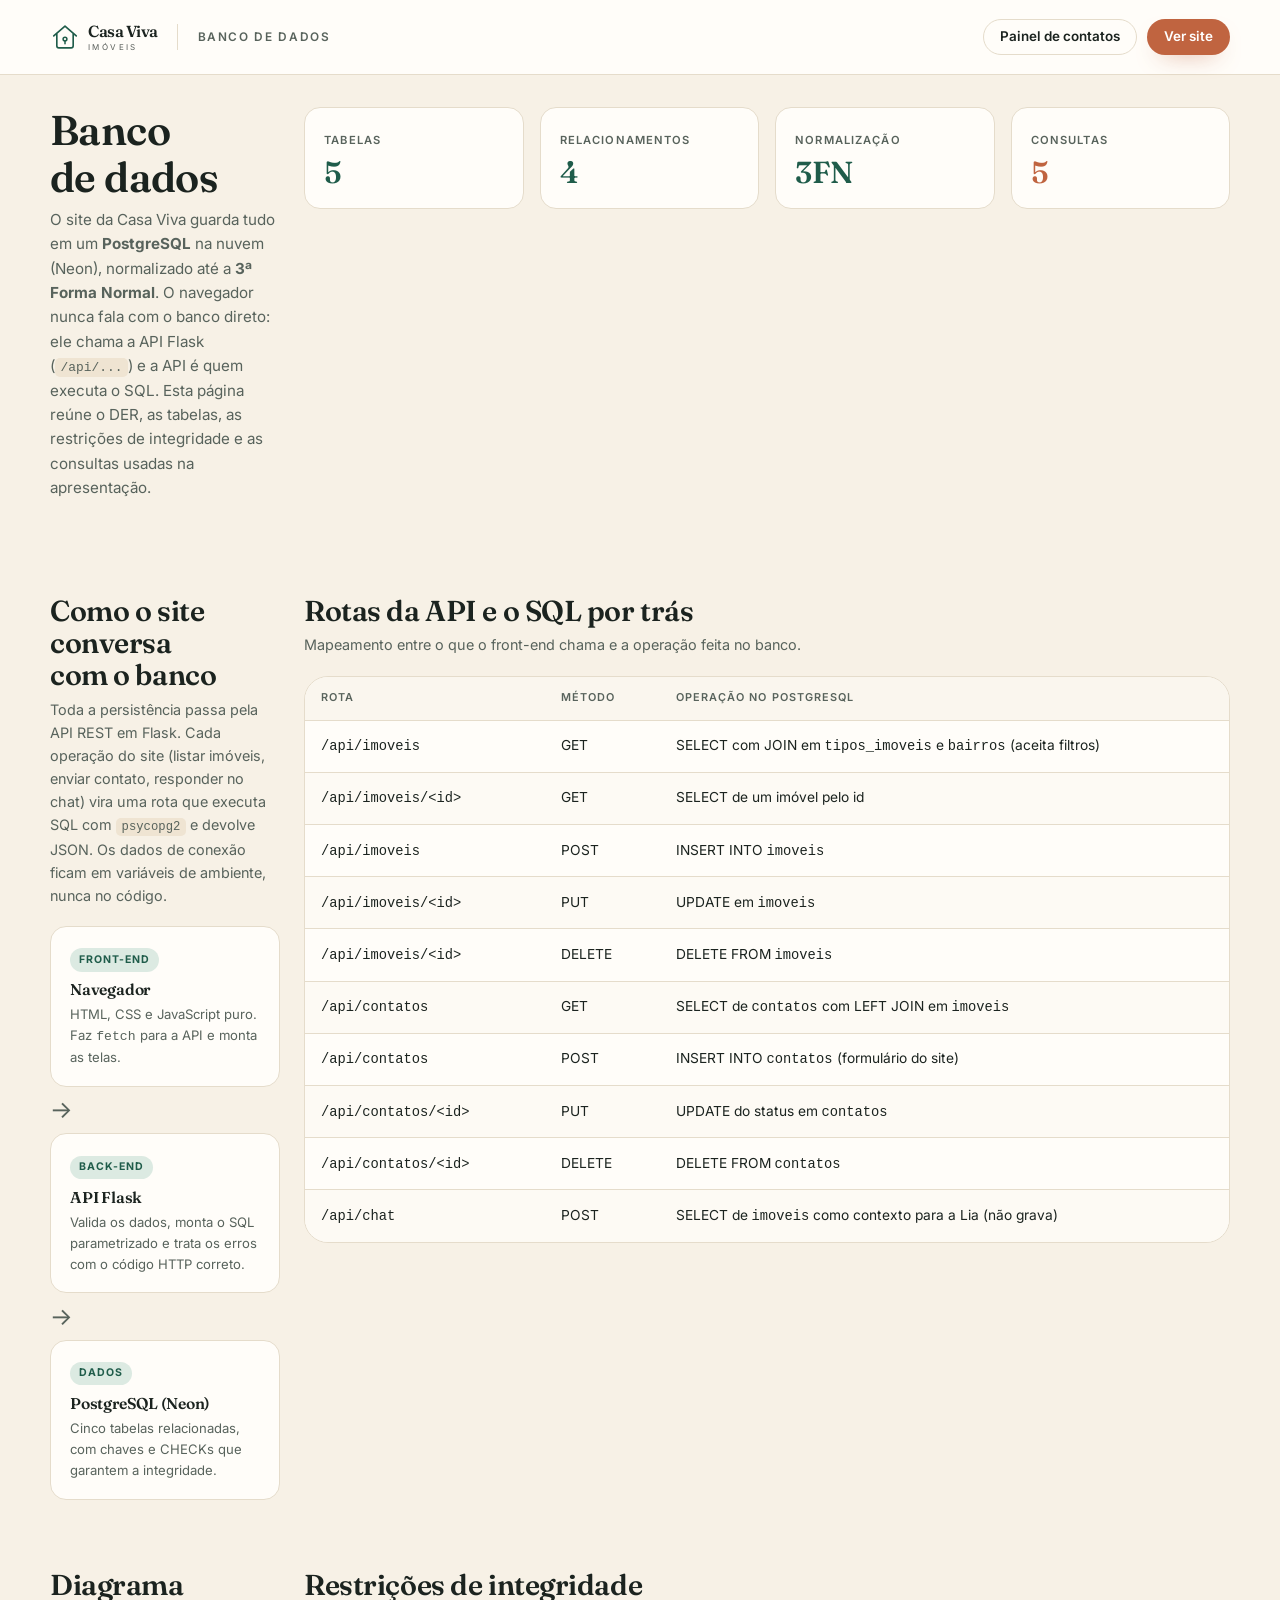
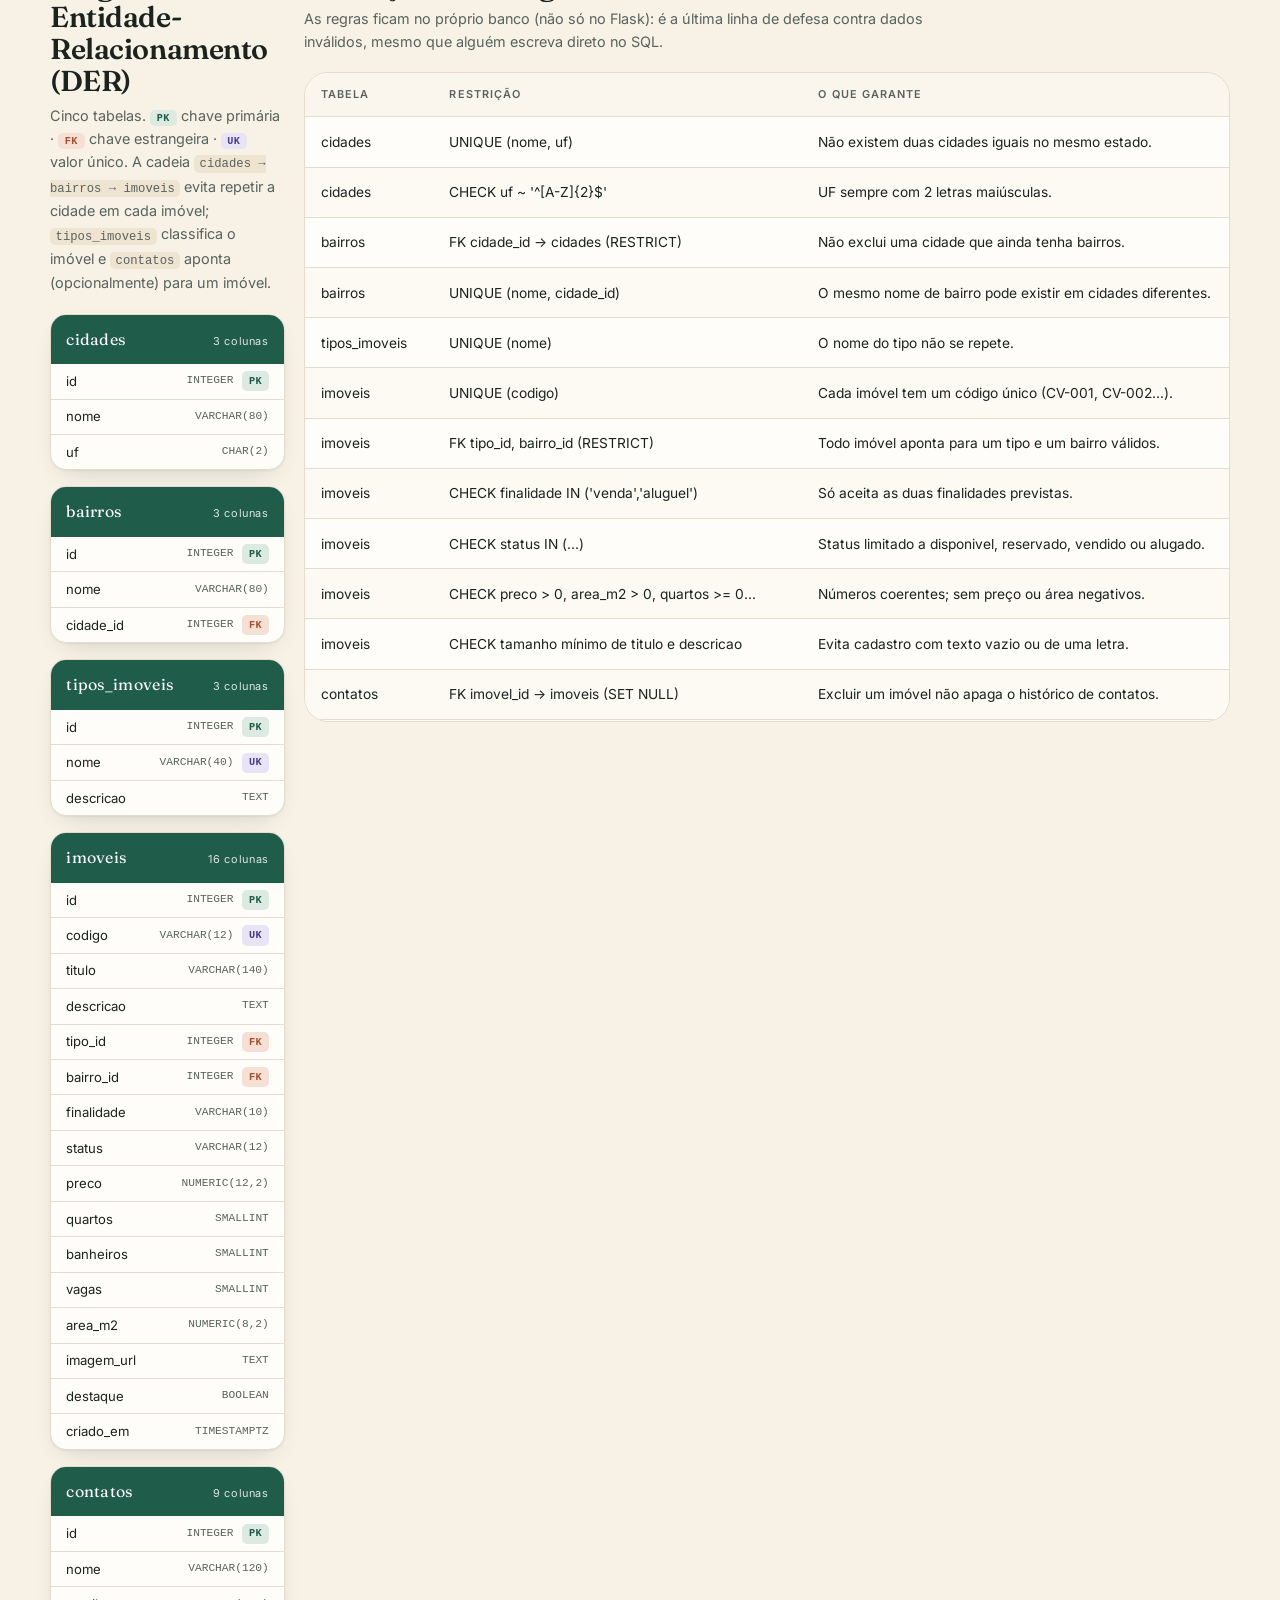
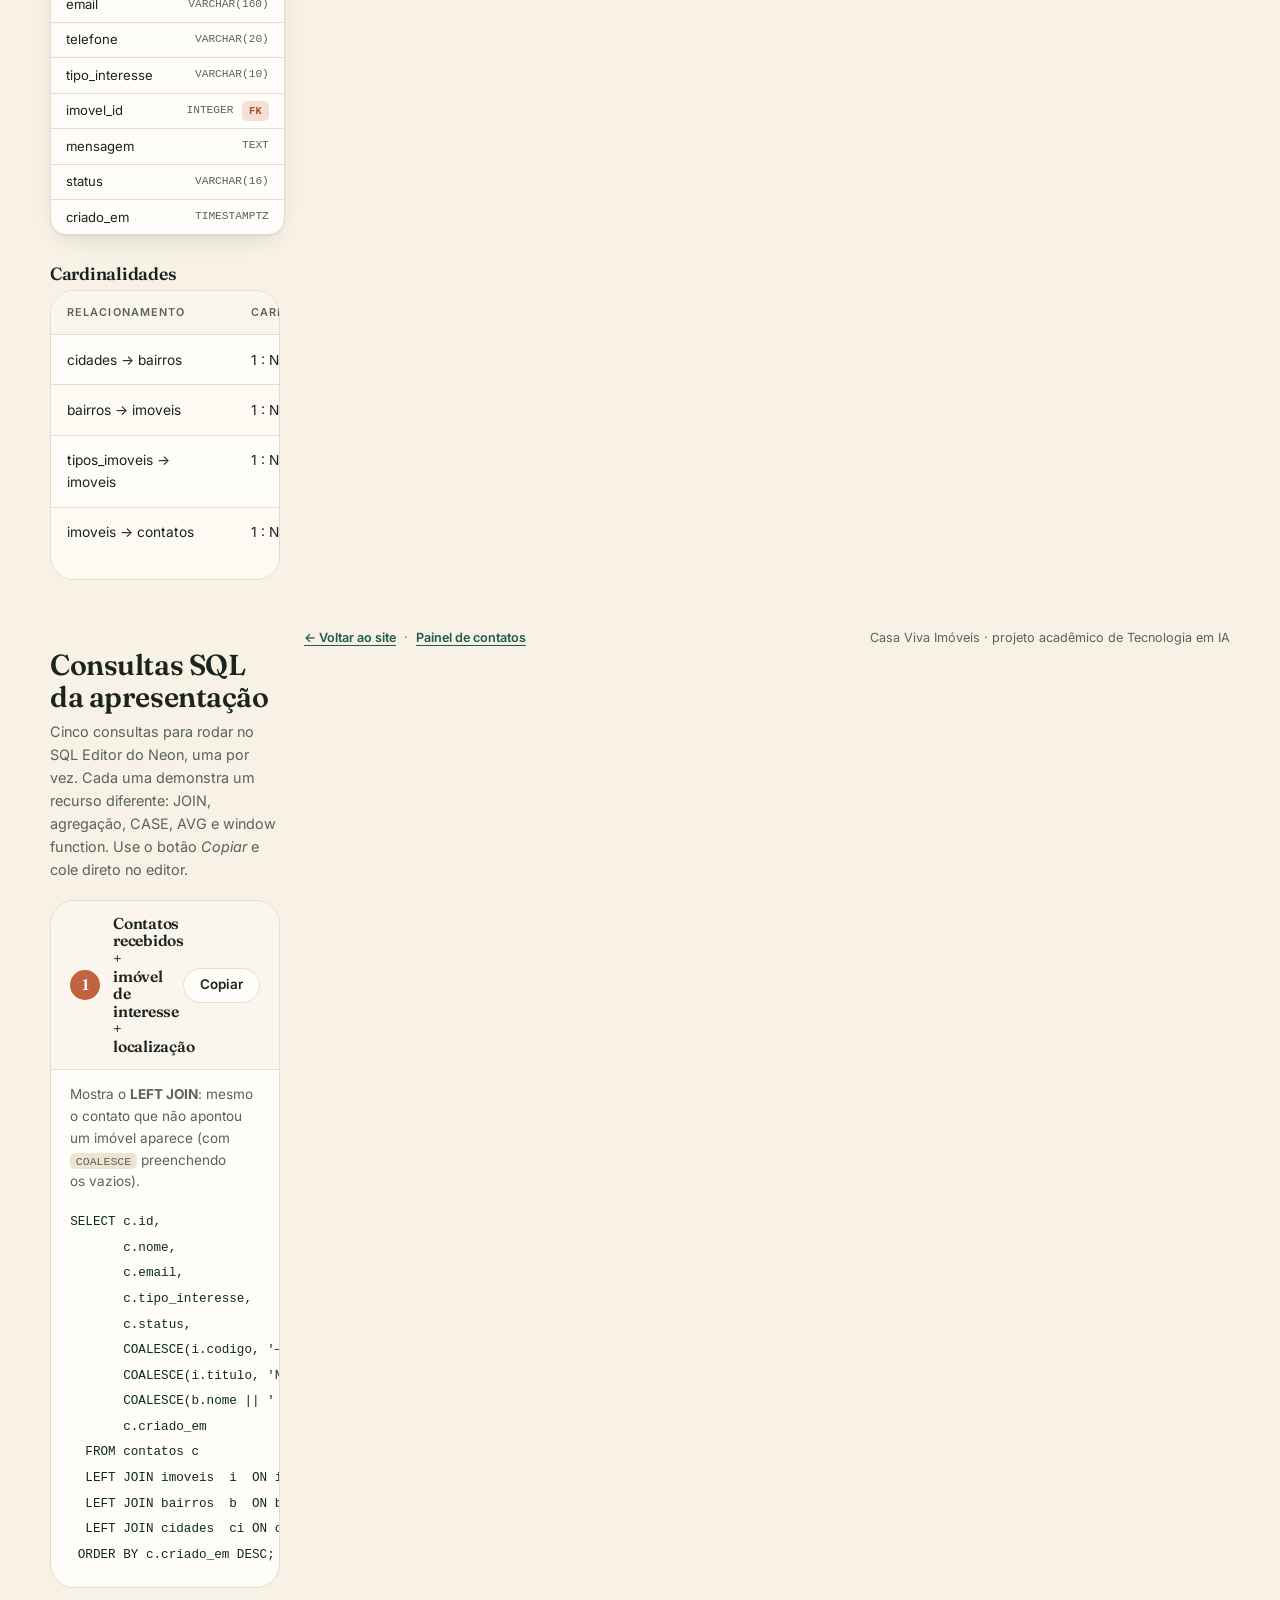
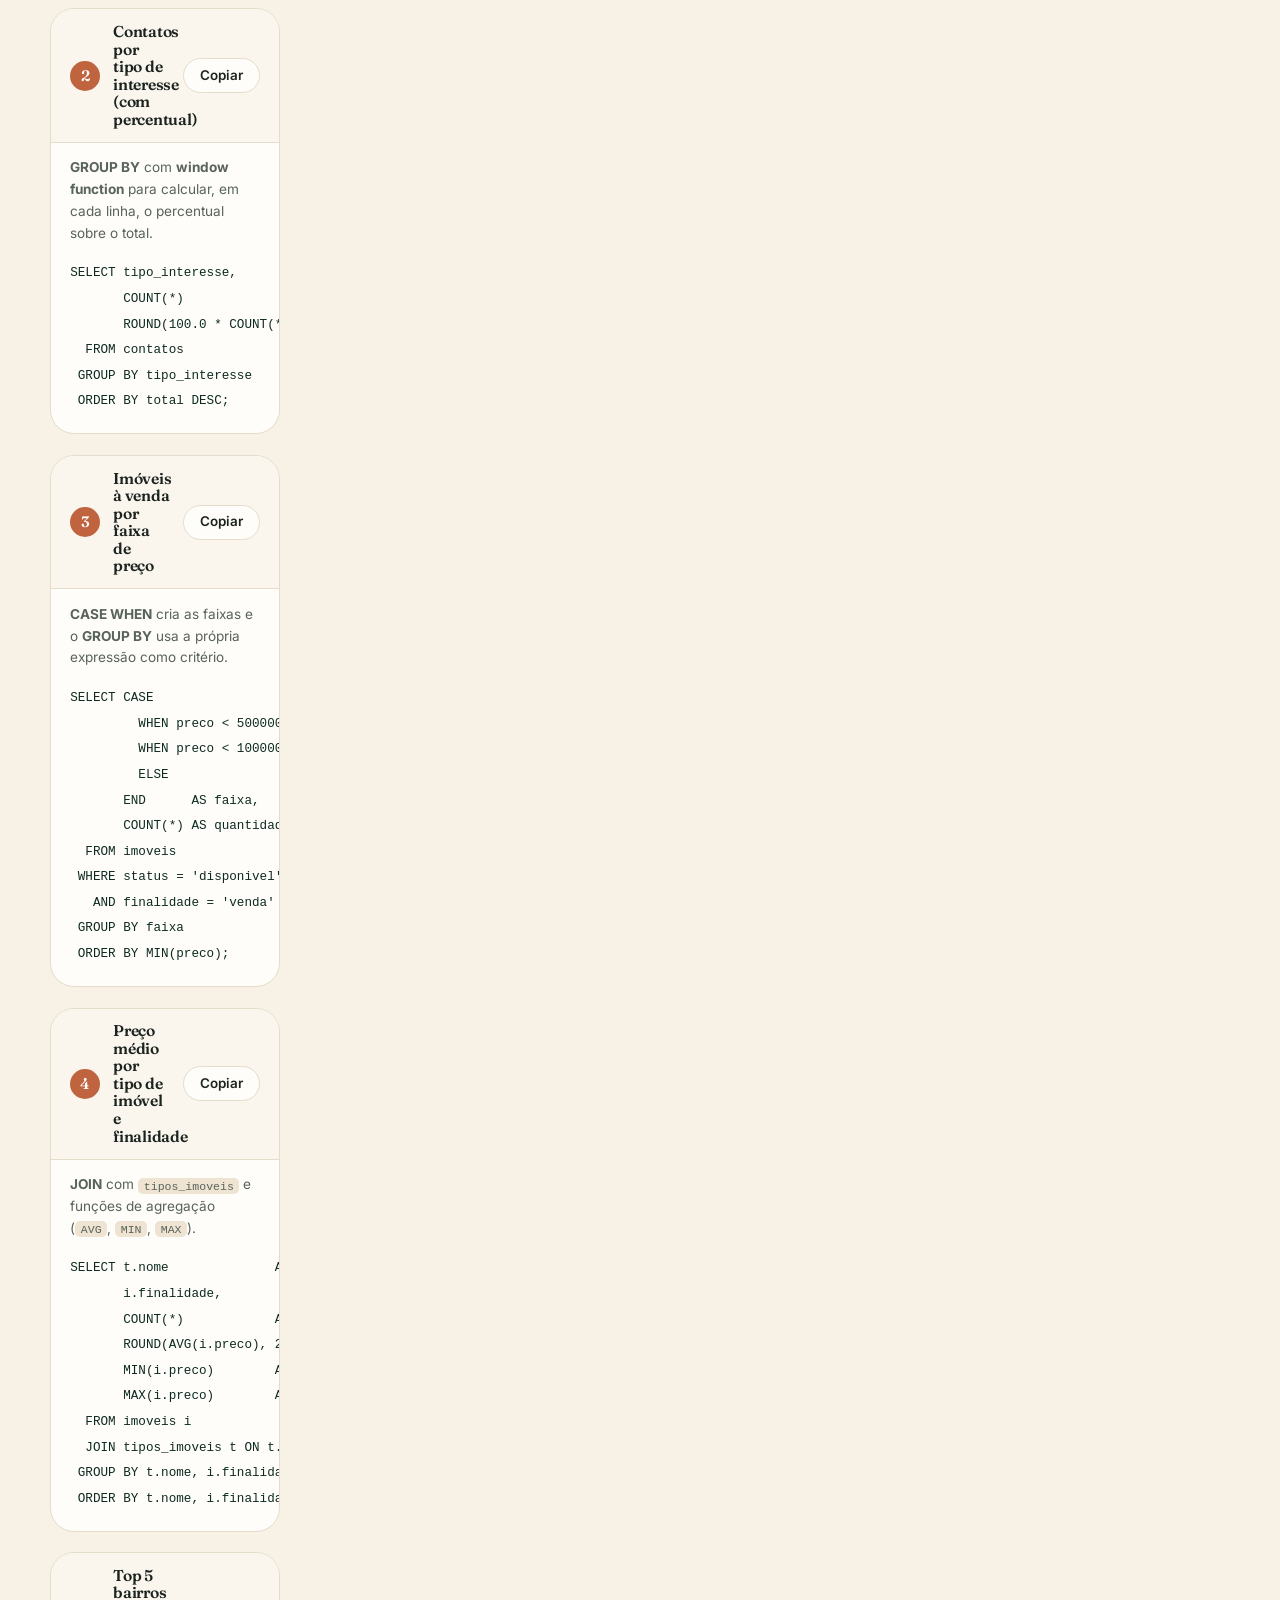
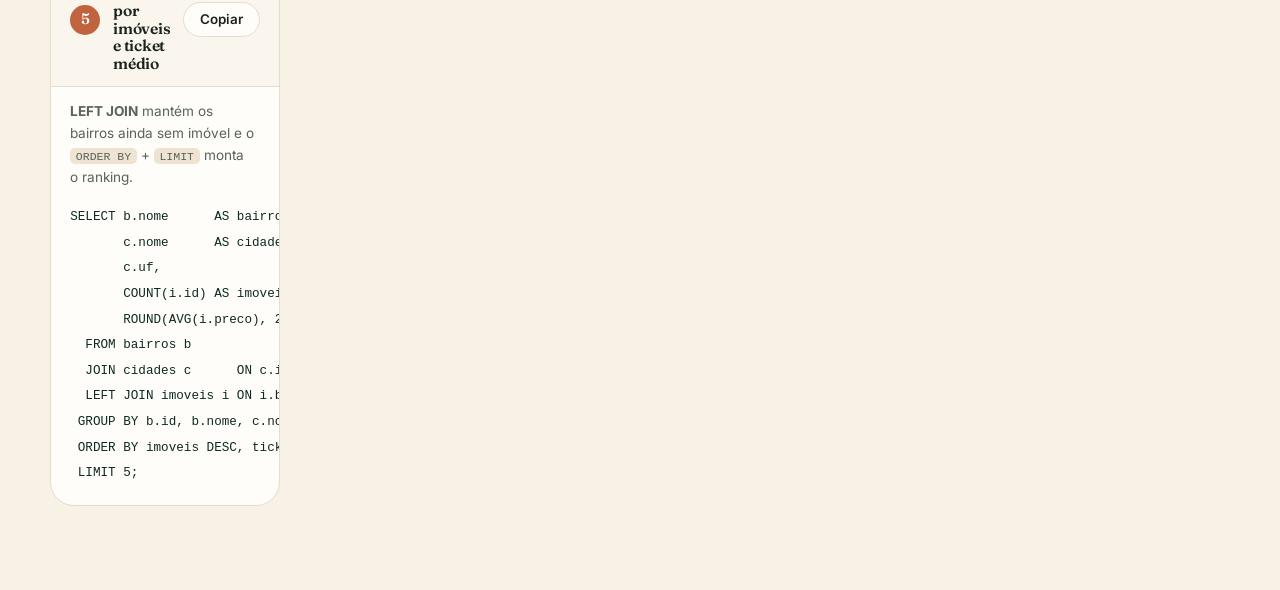
<file: frontend/banco.html>
<!DOCTYPE html>
<html lang="pt-BR">
  <head>
    <meta charset="UTF-8" />
    <meta name="viewport" content="width=device-width, initial-scale=1.0" />
    <title>Banco de dados — Casa Viva Imóveis</title>
    <meta
      name="description"
      content="Modelo de dados da Casa Viva Imóveis: diagrama entidade-relacionamento, tabelas, restrições de integridade e as consultas SQL usadas na apresentação."
    />
    <meta name="theme-color" content="#1f5c4a" />
    <link
      rel="icon"
      href="data:image/svg+xml,%3Csvg xmlns='http://www.w3.org/2000/svg' viewBox='0 0 32 32'%3E%3Crect width='32' height='32' rx='9' fill='%231f5c4a'/%3E%3Cpath d='M16 7l8 6.8V24a1 1 0 0 1-1 1h-4.6v-6.4h-4.8V25H9a1 1 0 0 1-1-1V13.8z' fill='%23f7f1e6'/%3E%3C/svg%3E"
    />

    <link rel="preconnect" href="https://fonts.googleapis.com" />
    <link rel="preconnect" href="https://fonts.gstatic.com" crossorigin />
    <link
      href="https://fonts.googleapis.com/css2?family=Fraunces:wght@400;600&family=Inter:wght@400;500;600;700&display=swap"
      rel="stylesheet"
    />

    <link rel="stylesheet" href="css/base.css" />
    <link rel="stylesheet" href="css/admin.css" />
    <link rel="stylesheet" href="css/banco.css" />
  </head>

  <body class="admin">
    <!-- Barra superior (mesmo padrão do painel) -->
    <header class="admin__topo">
      <div class="container admin__barra">
        <a class="logo" href="index.html" aria-label="Casa Viva Imóveis — ir para o site">
          <svg class="logo__icone" viewBox="0 0 44 44" fill="none" aria-hidden="true">
            <path d="M5.5 20.5 22 6l16.5 14.5" stroke="currentColor" stroke-width="2.4" stroke-linecap="round" stroke-linejoin="round" />
            <path d="M10 17.8V35a3 3 0 0 0 3 3h18a3 3 0 0 0 3-3V17.8" stroke="currentColor" stroke-width="2.4" stroke-linecap="round" stroke-linejoin="round" />
            <circle cx="22" cy="25" r="2.8" stroke="currentColor" stroke-width="2.2" />
            <path d="M22 27.8V32" stroke="currentColor" stroke-width="2.2" stroke-linecap="round" />
          </svg>
          <span class="logo__texto">
            <strong>Casa Viva</strong>
            <small>Imóveis</small>
          </span>
        </a>

        <span class="admin__divisor" aria-hidden="true"></span>
        <p class="admin__etiqueta">Banco de dados</p>

        <div class="admin__acoes">
          <a class="btn btn--contorno btn--pequeno" href="admin.html">Painel de contatos</a>
          <a class="btn btn--primario btn--pequeno" href="index.html">Ver site</a>
        </div>
      </div>
    </header>

    <main class="container admin__conteudo">
      <!-- ===============================================================
           INTRODUÇÃO
           =============================================================== -->
      <div class="banco__intro">
        <h1>Banco de dados</h1>
        <p>
          O site da Casa Viva guarda tudo em um <strong>PostgreSQL</strong> na nuvem
          (Neon), normalizado até a <strong>3ª Forma Normal</strong>. O navegador
          nunca fala com o banco direto: ele chama a API Flask
          (<code>/api/...</code>) e a API é quem executa o SQL. Esta página reúne o
          DER, as tabelas, as restrições de integridade e as consultas usadas na
          apresentação.
        </p>
      </div>

      <!-- Cartões de resumo -->
      <section class="resumo" aria-label="Resumo do modelo de dados">
        <div class="resumo__cartao">
          <span>Tabelas</span>
          <strong>5</strong>
        </div>
        <div class="resumo__cartao">
          <span>Relacionamentos</span>
          <strong>4</strong>
        </div>
        <div class="resumo__cartao">
          <span>Normalização</span>
          <strong>3FN</strong>
        </div>
        <div class="resumo__cartao resumo__cartao--alerta">
          <span>Consultas</span>
          <strong>5</strong>
        </div>
      </section>

      <!-- ===============================================================
           VISÃO GERAL / ARQUITETURA
           =============================================================== -->
      <section class="bloco" aria-labelledby="titulo-arquitetura">
        <h2 class="bloco__titulo" id="titulo-arquitetura">Como o site conversa com o banco</h2>
        <p class="bloco__texto">
          Toda a persistência passa pela API REST em Flask. Cada operação do site
          (listar imóveis, enviar contato, responder no chat) vira uma rota que
          executa SQL com <code>psycopg2</code> e devolve JSON. Os dados de conexão
          ficam em variáveis de ambiente, nunca no código.
        </p>

        <div class="fluxo" aria-label="Fluxo: navegador, API Flask e PostgreSQL">
          <div class="fluxo__passo">
            <span class="fluxo__etiqueta">Front-end</span>
            <h3>Navegador</h3>
            <p>HTML, CSS e JavaScript puro. Faz <code>fetch</code> para a API e monta as telas.</p>
          </div>
          <span class="fluxo__seta" aria-hidden="true">→</span>
          <div class="fluxo__passo">
            <span class="fluxo__etiqueta">Back-end</span>
            <h3>API Flask</h3>
            <p>Valida os dados, monta o SQL parametrizado e trata os erros com o código HTTP correto.</p>
          </div>
          <span class="fluxo__seta" aria-hidden="true">→</span>
          <div class="fluxo__passo">
            <span class="fluxo__etiqueta">Dados</span>
            <h3>PostgreSQL (Neon)</h3>
            <p>Cinco tabelas relacionadas, com chaves e CHECKs que garantem a integridade.</p>
          </div>
        </div>
      </section>

      <!-- Rotas da API -->
      <section class="bloco" aria-labelledby="titulo-rotas">
        <h2 class="bloco__titulo" id="titulo-rotas">Rotas da API e o SQL por trás</h2>
        <p class="bloco__texto">
          Mapeamento entre o que o front-end chama e a operação feita no banco.
        </p>

        <div class="painel">
          <div class="tabela__rolagem">
            <table class="tabela">
              <thead>
                <tr>
                  <th scope="col">Rota</th>
                  <th scope="col">Método</th>
                  <th scope="col">Operação no PostgreSQL</th>
                </tr>
              </thead>
              <tbody>
                <tr>
                  <td data-rotulo="Rota"><code>/api/imoveis</code></td>
                  <td data-rotulo="Método">GET</td>
                  <td data-rotulo="Operação">SELECT com JOIN em <code>tipos_imoveis</code> e <code>bairros</code> (aceita filtros)</td>
                </tr>
                <tr>
                  <td data-rotulo="Rota"><code>/api/imoveis/&lt;id&gt;</code></td>
                  <td data-rotulo="Método">GET</td>
                  <td data-rotulo="Operação">SELECT de um imóvel pelo id</td>
                </tr>
                <tr>
                  <td data-rotulo="Rota"><code>/api/imoveis</code></td>
                  <td data-rotulo="Método">POST</td>
                  <td data-rotulo="Operação">INSERT INTO <code>imoveis</code></td>
                </tr>
                <tr>
                  <td data-rotulo="Rota"><code>/api/imoveis/&lt;id&gt;</code></td>
                  <td data-rotulo="Método">PUT</td>
                  <td data-rotulo="Operação">UPDATE em <code>imoveis</code></td>
                </tr>
                <tr>
                  <td data-rotulo="Rota"><code>/api/imoveis/&lt;id&gt;</code></td>
                  <td data-rotulo="Método">DELETE</td>
                  <td data-rotulo="Operação">DELETE FROM <code>imoveis</code></td>
                </tr>
                <tr>
                  <td data-rotulo="Rota"><code>/api/contatos</code></td>
                  <td data-rotulo="Método">GET</td>
                  <td data-rotulo="Operação">SELECT de <code>contatos</code> com LEFT JOIN em <code>imoveis</code></td>
                </tr>
                <tr>
                  <td data-rotulo="Rota"><code>/api/contatos</code></td>
                  <td data-rotulo="Método">POST</td>
                  <td data-rotulo="Operação">INSERT INTO <code>contatos</code> (formulário do site)</td>
                </tr>
                <tr>
                  <td data-rotulo="Rota"><code>/api/contatos/&lt;id&gt;</code></td>
                  <td data-rotulo="Método">PUT</td>
                  <td data-rotulo="Operação">UPDATE do status em <code>contatos</code></td>
                </tr>
                <tr>
                  <td data-rotulo="Rota"><code>/api/contatos/&lt;id&gt;</code></td>
                  <td data-rotulo="Método">DELETE</td>
                  <td data-rotulo="Operação">DELETE FROM <code>contatos</code></td>
                </tr>
                <tr>
                  <td data-rotulo="Rota"><code>/api/chat</code></td>
                  <td data-rotulo="Método">POST</td>
                  <td data-rotulo="Operação">SELECT de <code>imoveis</code> como contexto para a Lia (não grava)</td>
                </tr>
              </tbody>
            </table>
          </div>
        </div>
      </section>

      <!-- ===============================================================
           DER — DIAGRAMA ENTIDADE-RELACIONAMENTO
           =============================================================== -->
      <section class="bloco" aria-labelledby="titulo-der">
        <h2 class="bloco__titulo" id="titulo-der">Diagrama Entidade-Relacionamento (DER)</h2>
        <p class="bloco__texto">
          Cinco tabelas. <span class="chave chave--pk">PK</span> chave primária ·
          <span class="chave chave--fk">FK</span> chave estrangeira ·
          <span class="chave chave--uk">UK</span> valor único. A cadeia
          <code>cidades → bairros → imoveis</code> evita repetir a cidade em cada
          imóvel; <code>tipos_imoveis</code> classifica o imóvel e
          <code>contatos</code> aponta (opcionalmente) para um imóvel.
        </p>

        <div class="entidades">
          <!-- CIDADES -->
          <article class="entidade">
            <header class="entidade__topo">
              <span class="entidade__nome">cidades</span>
              <span class="entidade__total">3 colunas</span>
            </header>
            <div class="entidade__campos">
              <div class="campo-linha">
                <span class="campo-linha__nome">id</span>
                <span class="campo-linha__tipo">INTEGER</span>
                <span class="chave chave--pk">PK</span>
              </div>
              <div class="campo-linha">
                <span class="campo-linha__nome">nome</span>
                <span class="campo-linha__tipo">VARCHAR(80)</span>
              </div>
              <div class="campo-linha">
                <span class="campo-linha__nome">uf</span>
                <span class="campo-linha__tipo">CHAR(2)</span>
              </div>
            </div>
          </article>

          <!-- BAIRROS -->
          <article class="entidade">
            <header class="entidade__topo">
              <span class="entidade__nome">bairros</span>
              <span class="entidade__total">3 colunas</span>
            </header>
            <div class="entidade__campos">
              <div class="campo-linha">
                <span class="campo-linha__nome">id</span>
                <span class="campo-linha__tipo">INTEGER</span>
                <span class="chave chave--pk">PK</span>
              </div>
              <div class="campo-linha">
                <span class="campo-linha__nome">nome</span>
                <span class="campo-linha__tipo">VARCHAR(80)</span>
              </div>
              <div class="campo-linha">
                <span class="campo-linha__nome">cidade_id</span>
                <span class="campo-linha__tipo">INTEGER</span>
                <span class="chave chave--fk">FK</span>
              </div>
            </div>
          </article>

          <!-- TIPOS_IMOVEIS -->
          <article class="entidade">
            <header class="entidade__topo">
              <span class="entidade__nome">tipos_imoveis</span>
              <span class="entidade__total">3 colunas</span>
            </header>
            <div class="entidade__campos">
              <div class="campo-linha">
                <span class="campo-linha__nome">id</span>
                <span class="campo-linha__tipo">INTEGER</span>
                <span class="chave chave--pk">PK</span>
              </div>
              <div class="campo-linha">
                <span class="campo-linha__nome">nome</span>
                <span class="campo-linha__tipo">VARCHAR(40)</span>
                <span class="chave chave--uk">UK</span>
              </div>
              <div class="campo-linha">
                <span class="campo-linha__nome">descricao</span>
                <span class="campo-linha__tipo">TEXT</span>
              </div>
            </div>
          </article>

          <!-- IMOVEIS -->
          <article class="entidade">
            <header class="entidade__topo">
              <span class="entidade__nome">imoveis</span>
              <span class="entidade__total">16 colunas</span>
            </header>
            <div class="entidade__campos">
              <div class="campo-linha">
                <span class="campo-linha__nome">id</span>
                <span class="campo-linha__tipo">INTEGER</span>
                <span class="chave chave--pk">PK</span>
              </div>
              <div class="campo-linha">
                <span class="campo-linha__nome">codigo</span>
                <span class="campo-linha__tipo">VARCHAR(12)</span>
                <span class="chave chave--uk">UK</span>
              </div>
              <div class="campo-linha">
                <span class="campo-linha__nome">titulo</span>
                <span class="campo-linha__tipo">VARCHAR(140)</span>
              </div>
              <div class="campo-linha">
                <span class="campo-linha__nome">descricao</span>
                <span class="campo-linha__tipo">TEXT</span>
              </div>
              <div class="campo-linha">
                <span class="campo-linha__nome">tipo_id</span>
                <span class="campo-linha__tipo">INTEGER</span>
                <span class="chave chave--fk">FK</span>
              </div>
              <div class="campo-linha">
                <span class="campo-linha__nome">bairro_id</span>
                <span class="campo-linha__tipo">INTEGER</span>
                <span class="chave chave--fk">FK</span>
              </div>
              <div class="campo-linha">
                <span class="campo-linha__nome">finalidade</span>
                <span class="campo-linha__tipo">VARCHAR(10)</span>
              </div>
              <div class="campo-linha">
                <span class="campo-linha__nome">status</span>
                <span class="campo-linha__tipo">VARCHAR(12)</span>
              </div>
              <div class="campo-linha">
                <span class="campo-linha__nome">preco</span>
                <span class="campo-linha__tipo">NUMERIC(12,2)</span>
              </div>
              <div class="campo-linha">
                <span class="campo-linha__nome">quartos</span>
                <span class="campo-linha__tipo">SMALLINT</span>
              </div>
              <div class="campo-linha">
                <span class="campo-linha__nome">banheiros</span>
                <span class="campo-linha__tipo">SMALLINT</span>
              </div>
              <div class="campo-linha">
                <span class="campo-linha__nome">vagas</span>
                <span class="campo-linha__tipo">SMALLINT</span>
              </div>
              <div class="campo-linha">
                <span class="campo-linha__nome">area_m2</span>
                <span class="campo-linha__tipo">NUMERIC(8,2)</span>
              </div>
              <div class="campo-linha">
                <span class="campo-linha__nome">imagem_url</span>
                <span class="campo-linha__tipo">TEXT</span>
              </div>
              <div class="campo-linha">
                <span class="campo-linha__nome">destaque</span>
                <span class="campo-linha__tipo">BOOLEAN</span>
              </div>
              <div class="campo-linha">
                <span class="campo-linha__nome">criado_em</span>
                <span class="campo-linha__tipo">TIMESTAMPTZ</span>
              </div>
            </div>
          </article>

          <!-- CONTATOS -->
          <article class="entidade">
            <header class="entidade__topo">
              <span class="entidade__nome">contatos</span>
              <span class="entidade__total">9 colunas</span>
            </header>
            <div class="entidade__campos">
              <div class="campo-linha">
                <span class="campo-linha__nome">id</span>
                <span class="campo-linha__tipo">INTEGER</span>
                <span class="chave chave--pk">PK</span>
              </div>
              <div class="campo-linha">
                <span class="campo-linha__nome">nome</span>
                <span class="campo-linha__tipo">VARCHAR(120)</span>
              </div>
              <div class="campo-linha">
                <span class="campo-linha__nome">email</span>
                <span class="campo-linha__tipo">VARCHAR(160)</span>
              </div>
              <div class="campo-linha">
                <span class="campo-linha__nome">telefone</span>
                <span class="campo-linha__tipo">VARCHAR(20)</span>
              </div>
              <div class="campo-linha">
                <span class="campo-linha__nome">tipo_interesse</span>
                <span class="campo-linha__tipo">VARCHAR(10)</span>
              </div>
              <div class="campo-linha">
                <span class="campo-linha__nome">imovel_id</span>
                <span class="campo-linha__tipo">INTEGER</span>
                <span class="chave chave--fk">FK</span>
              </div>
              <div class="campo-linha">
                <span class="campo-linha__nome">mensagem</span>
                <span class="campo-linha__tipo">TEXT</span>
              </div>
              <div class="campo-linha">
                <span class="campo-linha__nome">status</span>
                <span class="campo-linha__tipo">VARCHAR(16)</span>
              </div>
              <div class="campo-linha">
                <span class="campo-linha__nome">criado_em</span>
                <span class="campo-linha__tipo">TIMESTAMPTZ</span>
              </div>
            </div>
          </article>
        </div>

        <h3 class="bloco__titulo" style="font-size: 1.1rem; margin-top: 1.8rem">Cardinalidades</h3>
        <div class="painel">
          <div class="tabela__rolagem">
            <table class="tabela">
              <thead>
                <tr>
                  <th scope="col">Relacionamento</th>
                  <th scope="col">Cardinalidade</th>
                  <th scope="col">Regra de negócio</th>
                </tr>
              </thead>
              <tbody>
                <tr>
                  <td data-rotulo="Relacionamento">cidades → bairros</td>
                  <td data-rotulo="Cardinalidade">1 : N</td>
                  <td data-rotulo="Regra">Uma cidade tem vários bairros; cada bairro pertence a exatamente uma cidade.</td>
                </tr>
                <tr>
                  <td data-rotulo="Relacionamento">bairros → imoveis</td>
                  <td data-rotulo="Cardinalidade">1 : N</td>
                  <td data-rotulo="Regra">Um bairro pode ter vários imóveis; cada imóvel está em um único bairro.</td>
                </tr>
                <tr>
                  <td data-rotulo="Relacionamento">tipos_imoveis → imoveis</td>
                  <td data-rotulo="Cardinalidade">1 : N</td>
                  <td data-rotulo="Regra">Um tipo classifica vários imóveis; cada imóvel tem um único tipo.</td>
                </tr>
                <tr>
                  <td data-rotulo="Relacionamento">imoveis → contatos</td>
                  <td data-rotulo="Cardinalidade">1 : N</td>
                  <td data-rotulo="Regra">Um imóvel pode receber vários contatos; cada contato aponta para no máximo um imóvel (ou nenhum).</td>
                </tr>
              </tbody>
            </table>
          </div>
        </div>
      </section>

      <!-- ===============================================================
           RESTRIÇÕES DE INTEGRIDADE
           =============================================================== -->
      <section class="bloco" aria-labelledby="titulo-restricoes">
        <h2 class="bloco__titulo" id="titulo-restricoes">Restrições de integridade</h2>
        <p class="bloco__texto">
          As regras ficam no próprio banco (não só no Flask): é a última linha de
          defesa contra dados inválidos, mesmo que alguém escreva direto no SQL.
        </p>

        <div class="painel">
          <div class="tabela__rolagem">
            <table class="tabela">
              <thead>
                <tr>
                  <th scope="col">Tabela</th>
                  <th scope="col">Restrição</th>
                  <th scope="col">O que garante</th>
                </tr>
              </thead>
              <tbody>
                <tr>
                  <td data-rotulo="Tabela">cidades</td>
                  <td data-rotulo="Restrição">UNIQUE (nome, uf)</td>
                  <td data-rotulo="Garante">Não existem duas cidades iguais no mesmo estado.</td>
                </tr>
                <tr>
                  <td data-rotulo="Tabela">cidades</td>
                  <td data-rotulo="Restrição">CHECK uf ~ '^[A-Z]{2}$'</td>
                  <td data-rotulo="Garante">UF sempre com 2 letras maiúsculas.</td>
                </tr>
                <tr>
                  <td data-rotulo="Tabela">bairros</td>
                  <td data-rotulo="Restrição">FK cidade_id → cidades (RESTRICT)</td>
                  <td data-rotulo="Garante">Não exclui uma cidade que ainda tenha bairros.</td>
                </tr>
                <tr>
                  <td data-rotulo="Tabela">bairros</td>
                  <td data-rotulo="Restrição">UNIQUE (nome, cidade_id)</td>
                  <td data-rotulo="Garante">O mesmo nome de bairro pode existir em cidades diferentes.</td>
                </tr>
                <tr>
                  <td data-rotulo="Tabela">tipos_imoveis</td>
                  <td data-rotulo="Restrição">UNIQUE (nome)</td>
                  <td data-rotulo="Garante">O nome do tipo não se repete.</td>
                </tr>
                <tr>
                  <td data-rotulo="Tabela">imoveis</td>
                  <td data-rotulo="Restrição">UNIQUE (codigo)</td>
                  <td data-rotulo="Garante">Cada imóvel tem um código único (CV-001, CV-002...).</td>
                </tr>
                <tr>
                  <td data-rotulo="Tabela">imoveis</td>
                  <td data-rotulo="Restrição">FK tipo_id, bairro_id (RESTRICT)</td>
                  <td data-rotulo="Garante">Todo imóvel aponta para um tipo e um bairro válidos.</td>
                </tr>
                <tr>
                  <td data-rotulo="Tabela">imoveis</td>
                  <td data-rotulo="Restrição">CHECK finalidade IN ('venda','aluguel')</td>
                  <td data-rotulo="Garante">Só aceita as duas finalidades previstas.</td>
                </tr>
                <tr>
                  <td data-rotulo="Tabela">imoveis</td>
                  <td data-rotulo="Restrição">CHECK status IN (...)</td>
                  <td data-rotulo="Garante">Status limitado a disponivel, reservado, vendido ou alugado.</td>
                </tr>
                <tr>
                  <td data-rotulo="Tabela">imoveis</td>
                  <td data-rotulo="Restrição">CHECK preco &gt; 0, area_m2 &gt; 0, quartos &gt;= 0...</td>
                  <td data-rotulo="Garante">Números coerentes; sem preço ou área negativos.</td>
                </tr>
                <tr>
                  <td data-rotulo="Tabela">imoveis</td>
                  <td data-rotulo="Restrição">CHECK tamanho mínimo de titulo e descricao</td>
                  <td data-rotulo="Garante">Evita cadastro com texto vazio ou de uma letra.</td>
                </tr>
                <tr>
                  <td data-rotulo="Tabela">contatos</td>
                  <td data-rotulo="Restrição">FK imovel_id → imoveis (SET NULL)</td>
                  <td data-rotulo="Garante">Excluir um imóvel não apaga o histórico de contatos.</td>
                </tr>
                <tr>
                  <td data-rotulo="Tabela">contatos</td>
                  <td data-rotulo="Restrição">CHECK de formato de email e telefone</td>
                  <td data-rotulo="Garante">E-mail com @ e domínio; telefone com 10 a 13 dígitos.</td>
                </tr>
                <tr>
                  <td data-rotulo="Tabela">contatos</td>
                  <td data-rotulo="Restrição">CHECK tipo_interesse e status IN (...)</td>
                  <td data-rotulo="Garante">Interesse e status só com valores controlados.</td>
                </tr>
              </tbody>
            </table>
          </div>
        </div>
      </section>

      <!-- ===============================================================
           AS 5 CONSULTAS DA APRESENTAÇÃO
           =============================================================== -->
      <section class="bloco" aria-labelledby="titulo-consultas">
        <h2 class="bloco__titulo" id="titulo-consultas">Consultas SQL da apresentação</h2>
        <p class="bloco__texto">
          Cinco consultas para rodar no SQL Editor do Neon, uma por vez. Cada uma
          demonstra um recurso diferente: JOIN, agregação, CASE, AVG e window
          function. Use o botão <em>Copiar</em> e cole direto no editor.
        </p>

        <!-- CONSULTA 1 -->
        <article class="consulta">
          <header class="consulta__topo">
            <span class="consulta__num" aria-hidden="true">1</span>
            <h3 class="consulta__titulo">Contatos recebidos + imóvel de interesse + localização</h3>
            <button class="btn btn--contorno btn--pequeno consulta__copiar" type="button" data-copiar>
              Copiar
            </button>
          </header>
          <p class="consulta__explica">
            Mostra o <strong>LEFT JOIN</strong>: mesmo o contato que não apontou um
            imóvel aparece (com <code>COALESCE</code> preenchendo os vazios).
          </p>
          <pre class="consulta__codigo"><code>SELECT c.id,
       c.nome,
       c.email,
       c.tipo_interesse,
       c.status,
       COALESCE(i.codigo, '—')                 AS codigo_imovel,
       COALESCE(i.titulo, 'Não informado')     AS imovel,
       COALESCE(b.nome || ' / ' || ci.uf, '—') AS localizacao,
       c.criado_em
  FROM contatos c
  LEFT JOIN imoveis  i  ON i.id = c.imovel_id
  LEFT JOIN bairros  b  ON b.id = i.bairro_id
  LEFT JOIN cidades  ci ON ci.id = b.cidade_id
 ORDER BY c.criado_em DESC;</code></pre>
        </article>

        <!-- CONSULTA 2 -->
        <article class="consulta">
          <header class="consulta__topo">
            <span class="consulta__num" aria-hidden="true">2</span>
            <h3 class="consulta__titulo">Contatos por tipo de interesse (com percentual)</h3>
            <button class="btn btn--contorno btn--pequeno consulta__copiar" type="button" data-copiar>
              Copiar
            </button>
          </header>
          <p class="consulta__explica">
            <strong>GROUP BY</strong> com <strong>window function</strong> para
            calcular, em cada linha, o percentual sobre o total.
          </p>
          <pre class="consulta__codigo"><code>SELECT tipo_interesse,
       COUNT(*)                                           AS total,
       ROUND(100.0 * COUNT(*) / SUM(COUNT(*)) OVER (), 1) AS percentual
  FROM contatos
 GROUP BY tipo_interesse
 ORDER BY total DESC;</code></pre>
        </article>

        <!-- CONSULTA 3 -->
        <article class="consulta">
          <header class="consulta__topo">
            <span class="consulta__num" aria-hidden="true">3</span>
            <h3 class="consulta__titulo">Imóveis à venda por faixa de preço</h3>
            <button class="btn btn--contorno btn--pequeno consulta__copiar" type="button" data-copiar>
              Copiar
            </button>
          </header>
          <p class="consulta__explica">
            <strong>CASE WHEN</strong> cria as faixas e o <strong>GROUP BY</strong>
            usa a própria expressão como critério.
          </p>
          <pre class="consulta__codigo"><code>SELECT CASE
         WHEN preco &lt; 500000  THEN 'Até R$ 500 mil'
         WHEN preco &lt; 1000000 THEN 'R$ 500 mil a R$ 1 milhão'
         ELSE                      'Acima de R$ 1 milhão'
       END      AS faixa,
       COUNT(*) AS quantidade
  FROM imoveis
 WHERE status = 'disponivel'
   AND finalidade = 'venda'
 GROUP BY faixa
 ORDER BY MIN(preco);</code></pre>
        </article>

        <!-- CONSULTA 4 -->
        <article class="consulta">
          <header class="consulta__topo">
            <span class="consulta__num" aria-hidden="true">4</span>
            <h3 class="consulta__titulo">Preço médio por tipo de imóvel e finalidade</h3>
            <button class="btn btn--contorno btn--pequeno consulta__copiar" type="button" data-copiar>
              Copiar
            </button>
          </header>
          <p class="consulta__explica">
            <strong>JOIN</strong> com <code>tipos_imoveis</code> e funções de
            agregação (<code>AVG</code>, <code>MIN</code>, <code>MAX</code>).
          </p>
          <pre class="consulta__codigo"><code>SELECT t.nome              AS tipo,
       i.finalidade,
       COUNT(*)            AS quantidade,
       ROUND(AVG(i.preco), 2) AS preco_medio,
       MIN(i.preco)        AS menor_preco,
       MAX(i.preco)        AS maior_preco
  FROM imoveis i
  JOIN tipos_imoveis t ON t.id = i.tipo_id
 GROUP BY t.nome, i.finalidade
 ORDER BY t.nome, i.finalidade;</code></pre>
        </article>

        <!-- CONSULTA 5 -->
        <article class="consulta">
          <header class="consulta__topo">
            <span class="consulta__num" aria-hidden="true">5</span>
            <h3 class="consulta__titulo">Top 5 bairros por imóveis e ticket médio</h3>
            <button class="btn btn--contorno btn--pequeno consulta__copiar" type="button" data-copiar>
              Copiar
            </button>
          </header>
          <p class="consulta__explica">
            <strong>LEFT JOIN</strong> mantém os bairros ainda sem imóvel e o
            <code>ORDER BY</code> + <code>LIMIT</code> monta o ranking.
          </p>
          <pre class="consulta__codigo"><code>SELECT b.nome      AS bairro,
       c.nome      AS cidade,
       c.uf,
       COUNT(i.id) AS imoveis,
       ROUND(AVG(i.preco), 2) AS ticket_medio
  FROM bairros b
  JOIN cidades c      ON c.id = b.cidade_id
  LEFT JOIN imoveis i ON i.bairro_id = b.id
 GROUP BY b.id, b.nome, c.nome, c.uf
 ORDER BY imoveis DESC, ticket_medio DESC
 LIMIT 5;</code></pre>
        </article>
      </section>

      <!-- Rodapé -->
      <footer class="admin__rodape">
        <p>
          <a class="link-botao" href="index.html">← Voltar ao site</a>
          &nbsp;·&nbsp;
          <a class="link-botao" href="admin.html">Painel de contatos</a>
        </p>
        <p>Casa Viva Imóveis · projeto acadêmico de Tecnologia em IA</p>
      </footer>
    </main>

    <script src="js/banco.js"></script>
  </body>
</html>
</file>
<file: frontend/css/base.css>
/* =====================================================================
   Casa Viva Imóveis — base.css
   Tokens de design (paleta, tipografia, espaçamento) e componentes
   reaproveitados pelo site (index.html) e pelo painel (admin.html).

   TROcar A PALETA? Basta alterar as variáveis abaixo. Todo o CSS usa
   var(--nome), então nenhuma cor fica "solta" pelo arquivo.
   ===================================================================== */

/* ---------------------------------------------------------------------
   1. PALETA E TOKENS
   Paleta "areia + verde": areia traz aconchego (morar) e o verde passa
   confiança (contrato, documentação). O terracota é usado só em ações.
   --------------------------------------------------------------------- */
:root {
  /* Cores de fundo */
  --areia: #f7f1e6;
  --areia-forte: #efe4d2;
  --papel: #fffdf9;
  --branco: #ffffff;

  /* Verdes da marca */
  --verde-900: #0d2a22;
  --verde-800: #133a2e;
  --verde: #1f5c4a;
  --verde-600: #2c7a60;
  --verde-claro: #dceae2;

  /* Destaque (botões e detalhes) */
  --terracota: #c06440;
  --terracota-escura: #a4522f;
  --areia-quente: #e9b48f;

  /* Texto e linhas */
  --tinta: #1b231f;
  --tinta-suave: #58635c;
  --linha: #e5dccb;

  /* Feedback */
  --erro: #b0342a;
  --sucesso: #1d6b45;

  /* Tipografia */
  --fonte-titulo: "Fraunces", "Iowan Old Style", Georgia, serif;
  --fonte-texto: "Inter", system-ui, -apple-system, "Segoe UI", sans-serif;

  /* Layout */
  --largura: 1180px;
  --altura-header: 76px;
  --secao: clamp(4.5rem, 8vw, 7rem);

  /* Formas, sombras e movimento */
  --raio-p: 10px;
  --raio: 16px;
  --raio-g: 24px;
  --sombra-1: 0 1px 2px rgba(13, 42, 34, 0.06), 0 10px 28px -14px rgba(13, 42, 34, 0.22);
  --sombra-2: 0 26px 60px -26px rgba(13, 42, 34, 0.38);
  --transicao: 220ms cubic-bezier(0.22, 1, 0.36, 1);
}

/* ---------------------------------------------------------------------
   2. RESET LEVE
   Sem frameworks: só o necessário para o layout se comportar igual em
   Chrome, Firefox, Edge e Safari.
   --------------------------------------------------------------------- */
*,
*::before,
*::after {
  box-sizing: border-box;
}

* {
  margin: 0;
}

html {
  -webkit-text-size-adjust: 100%;
  color-scheme: light;
  /* Rolagem suave dos links de âncora (#inicio, #imoveis...) */
  scroll-behavior: smooth;
  /* Evita que o header fixo cubra o título da seção */
  scroll-padding-top: calc(var(--altura-header) + 20px);
}

body {
  font-family: var(--fonte-texto);
  font-size: 1rem;
  line-height: 1.6;
  color: var(--tinta);
  background: var(--papel);
  -webkit-font-smoothing: antialiased;
}

img,
svg {
  display: block;
  max-width: 100%;
}

img {
  height: auto;
}

a {
  color: inherit;
  text-decoration: none;
}

button,
input,
select,
textarea {
  font: inherit;
  color: inherit;
}

button {
  background: none;
  border: 0;
  cursor: pointer;
}

ul,
ol {
  list-style: none;
  padding: 0;
}

h1,
h2,
h3,
h4 {
  font-family: var(--fonte-titulo);
  font-weight: 600;
  line-height: 1.12;
  letter-spacing: -0.015em;
  text-wrap: balance;
}

p {
  text-wrap: pretty;
}

:focus-visible {
  outline: 2px solid var(--verde-600);
  outline-offset: 3px;
  border-radius: 4px;
}

::selection {
  background: var(--verde-claro);
  color: var(--verde-900);
}

/* Quem pediu menos movimento no sistema recebe menos movimento no site. */
@media (prefers-reduced-motion: reduce) {
  html {
    scroll-behavior: auto;
  }

  *,
  *::before,
  *::after {
    animation-duration: 0.01ms !important;
    animation-iteration-count: 1 !important;
    transition-duration: 0.01ms !important;
  }
}

/* ---------------------------------------------------------------------
   3. ESTRUTURA
   --------------------------------------------------------------------- */
.container {
  width: min(calc(100% - 2.5rem), var(--largura));
  margin-inline: auto;
}

/* Logomarca reaproveitada pelo site, pelo painel e pelo login.
   O estilo.css sobrescreve estes valores no site (ícone 38px / título maior);
   aqui a versão fica compacta para cabeçalhos de páginas internas. */
.logo {
  display: inline-flex;
  align-items: center;
  gap: 0.6rem;
  color: inherit;
}

.logo__icone {
  width: 32px;
  height: 32px;
  flex: none;
  color: var(--terracota);
}

.logo__texto {
  display: flex;
  flex-direction: column;
  line-height: 1;
}

.logo__texto strong {
  font-family: var(--fonte-titulo);
  font-size: 1.05rem;
  font-weight: 600;
  letter-spacing: -0.02em;
}

.logo__texto small {
  margin-top: 0.25rem;
  font-size: 0.55rem;
  letter-spacing: 0.3em;
  text-transform: uppercase;
  opacity: 0.72;
}

.secao {
  padding-block: var(--secao);
}

.secao--areia {
  background: var(--areia);
}

.olho {
  display: inline-flex;
  align-items: center;
  gap: 0.6rem;
  font-size: 0.75rem;
  font-weight: 600;
  letter-spacing: 0.18em;
  text-transform: uppercase;
  color: var(--terracota-escura);
}

.olho::before {
  content: "";
  width: 26px;
  height: 1px;
  background: currentColor;
  opacity: 0.6;
}

.secao__titulo {
  font-size: clamp(2rem, 4vw, 3rem);
  margin-block: 0.7rem 1rem;
}

.secao__cabecalho {
  display: flex;
  align-items: flex-end;
  justify-content: space-between;
  gap: 2rem;
  margin-bottom: 2.5rem;
}

.secao__cabecalho p {
  color: var(--tinta-suave);
  max-width: 52ch;
}

.secao__nota {
  font-size: 0.85rem;
  color: var(--tinta-suave);
  white-space: nowrap;
}

/* ---------------------------------------------------------------------
   4. BOTÕES
   --------------------------------------------------------------------- */
.btn {
  display: inline-flex;
  align-items: center;
  justify-content: center;
  gap: 0.55rem;
  padding: 0.85rem 1.4rem;
  border: 1px solid transparent;
  border-radius: 999px;
  font-size: 0.95rem;
  font-weight: 600;
  line-height: 1;
  transition:
    background var(--transicao),
    color var(--transicao),
    border-color var(--transicao),
    box-shadow var(--transicao),
    transform var(--transicao);
}

.btn:hover {
  transform: translateY(-1px);
}

.btn:active {
  transform: translateY(0);
}

.btn--primario {
  background: var(--terracota);
  color: #fff;
  box-shadow: 0 10px 24px -14px rgba(192, 100, 64, 0.9);
}

.btn--primario:hover {
  background: var(--terracota-escura);
}

.btn--secundario {
  background: var(--verde);
  color: #fff;
}

.btn--secundario:hover {
  background: var(--verde-800);
}

.btn--contorno {
  border-color: var(--linha);
  background: var(--papel);
  color: var(--tinta);
}

.btn--contorno:hover {
  border-color: var(--verde-600);
  color: var(--verde);
}

.btn--vidro {
  border-color: rgba(255, 255, 255, 0.35);
  background: rgba(255, 255, 255, 0.1);
  color: #fff;
  backdrop-filter: blur(6px);
}

.btn--vidro:hover {
  background: rgba(255, 255, 255, 0.2);
}

.btn--perigo {
  border-color: #eccbc6;
  background: #fdf1ef;
  color: var(--erro);
}

.btn--perigo:hover {
  background: #f9e1dd;
}

.btn--grande {
  padding: 1.05rem 1.7rem;
  font-size: 1rem;
}

.btn--pequeno {
  padding: 0.62rem 1rem;
  font-size: 0.84rem;
}

.btn--bloco {
  width: 100%;
}

.btn[disabled] {
  opacity: 0.6;
  pointer-events: none;
}

.link-botao {
  color: var(--verde);
  font-weight: 600;
  text-decoration: underline;
  text-underline-offset: 3px;
  text-decoration-thickness: 1px;
}

.link-botao:hover {
  color: var(--terracota-escura);
}

/* ---------------------------------------------------------------------
   5. FORMULÁRIOS
   --------------------------------------------------------------------- */
.campo {
  display: flex;
  flex-direction: column;
  gap: 0.4rem;
  min-width: 0;
}

.campo label {
  font-size: 0.8rem;
  font-weight: 600;
  letter-spacing: 0.02em;
}

.campo input,
.campo select,
.campo textarea {
  width: 100%;
  padding: 0.8rem 0.95rem;
  border: 1px solid var(--linha);
  border-radius: var(--raio-p);
  background: var(--branco);
  transition:
    border-color var(--transicao),
    box-shadow var(--transicao);
}

.campo textarea {
  min-height: 120px;
  resize: vertical;
}

.campo input::placeholder,
.campo textarea::placeholder {
  color: #9aa39c;
}

.campo input:focus,
.campo select:focus,
.campo textarea:focus {
  outline: none;
  border-color: var(--verde-600);
  box-shadow: 0 0 0 3px rgba(44, 122, 96, 0.15);
}

.campo__erro {
  min-height: 1rem;
  font-size: 0.78rem;
  color: var(--erro);
}

.campo--invalido input,
.campo--invalido select,
.campo--invalido textarea {
  border-color: var(--erro);
  background: #fdf6f5;
}

/* ---------------------------------------------------------------------
   6. UTILITÁRIOS
   --------------------------------------------------------------------- */
.sr-only {
  position: absolute;
  width: 1px;
  height: 1px;
  padding: 0;
  overflow: hidden;
  clip: rect(0, 0, 0, 0);
  white-space: nowrap;
  border: 0;
}

.pular-para-conteudo {
  position: absolute;
  top: 0.5rem;
  left: 0.5rem;
  z-index: 200;
  padding: 0.7rem 1rem;
  border-radius: var(--raio-p);
  background: var(--verde-900);
  color: #fff;
  font-size: 0.85rem;
  transform: translateY(-160%);
  transition: transform var(--transicao);
}

.pular-para-conteudo:focus {
  transform: translateY(0);
}
</file>
<file: frontend/css/admin.css>
/* =====================================================================
   Casa Viva Imóveis — admin.css
   Estilos exclusivos do painel (admin.html). Reaproveita os tokens e os
   componentes de base.css (botões, campos, link-botao, toast).
   ===================================================================== */

body.admin {
  background: var(--areia);
  min-height: 100vh;
}

/* ---------------------------------------------------------------------
   1. BARRA SUPERIOR
   --------------------------------------------------------------------- */
.admin__topo {
  position: sticky;
  top: 0;
  z-index: 20;
  border-bottom: 1px solid var(--linha);
  background: var(--papel);
}

.admin__barra {
  display: flex;
  align-items: center;
  gap: 1.2rem;
  height: 74px;
}

/* Logo do painel: antes o SVG ficava sem largura (estilo.css não é
   carregado aqui) e crescia dentro do cabeçalho. Agora tem tamanho fixo. */
.admin__topo .logo {
  gap: 0.5rem;
  color: var(--tinta);
}

.admin__topo .logo__icone {
  width: 30px;
  height: 30px;
  color: var(--verde);
}

.admin__topo .logo__texto strong {
  font-size: 1rem;
}

.admin__topo .logo__texto small {
  font-size: 0.5rem;
}

.admin__divisor {
  width: 1px;
  height: 26px;
  background: var(--linha);
}

.admin__etiqueta {
  font-size: 0.74rem;
  font-weight: 600;
  letter-spacing: 0.14em;
  text-transform: uppercase;
  color: var(--tinta-suave);
}

.admin__acoes {
  display: flex;
  gap: 0.6rem;
  margin-left: auto;
}

/* ---------------------------------------------------------------------
   2. CABEÇALHO DA PÁGINA
   --------------------------------------------------------------------- */
[hidden] {
  display: none !important;
}

/* O painel agora tem duas colunas: navegação à esquerda, conteúdo à direita.
   Cada assunto (visão geral, contatos, conta) aparece em sua própria seção. */
.admin__conteudo {
  display: grid;
  grid-template-columns: 230px minmax(0, 1fr);
  align-items: start;
  gap: 1.5rem;
  padding-block: 2rem 4rem;
}

.admin__miolo {
  min-width: 0;
}

.admin__menu {
  position: sticky;
  top: 96px;
  padding: 1rem;
  border: 1px solid var(--linha);
  border-radius: var(--raio);
  background: var(--papel);
}

.admin__menu-titulo {
  padding-inline: 0.5rem;
  font-size: 0.64rem;
  font-weight: 600;
  letter-spacing: 0.16em;
  text-transform: uppercase;
  color: var(--tinta-suave);
}

.admin__menu-lista {
  display: grid;
  gap: 0.3rem;
  margin-top: 0.8rem;
}

.admin__menu-item {
  display: flex;
  align-items: center;
  gap: 0.65rem;
  width: 100%;
  padding: 0.7rem 0.8rem;
  border-radius: 10px;
  color: var(--tinta-suave);
  font-size: 0.86rem;
  font-weight: 600;
  text-align: left;
  transition:
    background var(--transicao),
    color var(--transicao);
}

.admin__menu-item:hover {
  background: var(--areia);
  color: var(--tinta);
}

.admin__menu-item.is-ativo {
  background: var(--verde);
  color: #fff;
}

.admin__menu-item span[aria-hidden] {
  width: 1.1rem;
  font-size: 0.95rem;
  text-align: center;
}

.admin__menu-info {
  margin-top: 1.1rem;
  padding: 1rem 0.5rem 0;
  border-top: 1px solid var(--linha);
  font-size: 0.74rem;
  color: var(--tinta-suave);
  overflow-wrap: anywhere;
}

.admin__menu-info strong {
  display: block;
  margin-top: 0.15rem;
  color: var(--tinta);
  font-size: 0.84rem;
}

.admin__menu-saida {
  width: 100%;
  margin-top: 0.9rem;
}

.admin__secao {
  margin-bottom: 1.5rem;
}

.admin__intro {
  display: flex;
  align-items: flex-end;
  justify-content: space-between;
  gap: 2rem;
  margin-bottom: 1.5rem;
}

.admin__intro h1 {
  margin-bottom: 0.4rem;
  font-size: clamp(1.8rem, 3vw, 2.4rem);
}

.admin__intro p {
  max-width: 60ch;
  font-size: 0.9rem;
  color: var(--tinta-suave);
}

.admin__intro code {
  padding: 0.1rem 0.35rem;
  border-radius: 5px;
  background: var(--areia-forte);
  font-size: 0.85em;
}

/* ---------------------------------------------------------------------
   3. CARTÕES DE RESUMO
   --------------------------------------------------------------------- */
.resumo {
  display: grid;
  grid-template-columns: repeat(4, minmax(0, 1fr));
  gap: 1rem;
  margin-bottom: 1.5rem;
}

.resumo__cartao {
  padding: 1.1rem 1.2rem;
  border: 1px solid var(--linha);
  border-radius: var(--raio);
  background: var(--papel);
}

.resumo__cartao span {
  font-size: 0.7rem;
  font-weight: 600;
  letter-spacing: 0.1em;
  text-transform: uppercase;
  color: var(--tinta-suave);
}

.resumo__cartao strong {
  display: block;
  margin-top: 0.15rem;
  font-family: var(--fonte-titulo);
  font-size: 1.9rem;
  font-weight: 600;
  line-height: 1.2;
  color: var(--verde);
}

.resumo__cartao--alerta strong {
  color: var(--terracota);
}

/* ---------------------------------------------------------------------
   4. PAINEL E TABELA
   --------------------------------------------------------------------- */
.painel {
  overflow: hidden;
  border: 1px solid var(--linha);
  border-radius: var(--raio-g);
  background: var(--papel);
}

.painel__barra {
  display: flex;
  flex-wrap: wrap;
  align-items: center;
  gap: 0.7rem;
  padding: 1rem 1.2rem;
  border-bottom: 1px solid var(--linha);
}

.painel__barra label {
  font-size: 0.76rem;
  font-weight: 600;
  letter-spacing: 0.06em;
  text-transform: uppercase;
  color: var(--tinta-suave);
}

.painel__barra select {
  padding: 0.5rem 0.7rem;
  border: 1px solid var(--linha);
  border-radius: 8px;
  background: var(--branco);
  font-size: 0.85rem;
}

.painel__barra select:focus {
  outline: none;
  border-color: var(--verde-600);
}

.painel__hora {
  margin-left: auto;
  font-size: 0.75rem;
  color: var(--tinta-suave);
}

.tabela__rolagem {
  /* Altura limite para o cabecalho ficar visivel mesmo com muitos contatos. */
  max-height: 72vh;
  overflow: auto;
}

.tabela {
  width: 100%;
  min-width: 960px;
  border-collapse: separate;
  border-spacing: 0;
  font-size: 0.86rem;
}

.tabela th {
  position: sticky;
  top: 0;
  z-index: 2;
  padding: 0.8rem 1rem;
  border-bottom: 1px solid var(--linha);
  background: #faf6ee;
  color: var(--tinta-suave);
  font-size: 0.68rem;
  font-weight: 600;
  letter-spacing: 0.1em;
  text-align: left;
  text-transform: uppercase;
  white-space: nowrap;
}

.tabela td {
  padding: 0.85rem 1rem;
  border-bottom: 1px solid var(--linha);
  vertical-align: top;
}

.tabela tbody tr:last-child td {
  border-bottom: 0;
}

.tabela tbody tr:nth-child(even) {
  background: #fdfaf4;
}

.tabela tbody tr:hover {
  background: #f7f1e6;
}

.tabela__pessoa {
  display: flex;
  flex-direction: column;
  gap: 0.1rem;
  min-width: 150px;
}

.tabela__pessoa strong {
  font-size: 0.9rem;
}

.tabela__secundario {
  font-size: 0.78rem;
  color: var(--tinta-suave);
  overflow-wrap: anywhere;
}

.tabela__mensagem {
  display: -webkit-box;
  max-width: 250px;
  overflow: hidden;
  color: var(--tinta-suave);
  font-size: 0.82rem;
  -webkit-box-orient: vertical;
  -webkit-line-clamp: 2;
}

/* --- Etiquetas de interesse --- */
.pilula {
  display: inline-block;
  padding: 0.28rem 0.62rem;
  border-radius: 999px;
  font-size: 0.72rem;
  font-weight: 600;
  white-space: nowrap;
}

.pilula--comprar {
  background: var(--verde-claro);
  color: var(--verde);
}

.pilula--alugar {
  background: #f6e0d5;
  color: var(--terracota-escura);
}

.pilula--vender {
  background: #e8e4f5;
  color: #4b3d8a;
}

.tabela__status {
  padding: 0.45rem 0.55rem;
  border: 1px solid var(--linha);
  border-radius: 8px;
  background: var(--branco);
  font-size: 0.8rem;
}

.tabela__status:focus {
  outline: none;
  border-color: var(--verde-600);
  box-shadow: 0 0 0 3px rgba(44, 122, 96, 0.14);
}

/* Cores por status: o atendimento é visto de relance na tabela. */
.tabela__status--novo {
  border-color: #e0a86f;
  background: #fff3e3;
  color: #8a4b12;
  font-weight: 600;
}

.tabela__status--em_atendimento {
  border-color: #e3c36a;
  background: #fbf5da;
  color: #7a5a0b;
  font-weight: 600;
}

.tabela__status--atendido {
  border-color: #8fc0a8;
  background: #e8f4ed;
  color: #1f5c4a;
  font-weight: 600;
}

.tabela__status[disabled] {
  opacity: 0.6;
}

.tabela__estado {
  padding: 2rem 1.2rem;
  color: var(--tinta-suave);
  font-size: 0.9rem;
  text-align: center;
}

.tabela__estado[hidden] {
  display: none;
}

/* ---------------------------------------------------------------------
   4.1 VISÃO GERAL
   --------------------------------------------------------------------- */
.admin__acoes-rapidas {
  display: flex;
  flex-wrap: wrap;
  gap: 0.6rem;
  margin-top: 1rem;
}

.visao {
  display: grid;
  grid-template-columns: minmax(0, 1.35fr) minmax(0, 1fr);
  gap: 1rem;
}

.cartao {
  overflow: hidden;
  border: 1px solid var(--linha);
  border-radius: var(--raio);
  background: var(--papel);
}

.cartao__cabecalho {
  display: flex;
  flex-wrap: wrap;
  align-items: center;
  justify-content: space-between;
  gap: 0.6rem;
  padding: 1rem 1.2rem;
  border-bottom: 1px solid var(--linha);
}

.cartao__cabecalho h2 {
  font-size: 1.05rem;
}

.cartao__cabecalho p {
  font-size: 0.76rem;
  color: var(--tinta-suave);
}

.cartao__corpo {
  padding: 1.1rem 1.2rem 1.3rem;
}

.lista-ultimos {
  display: grid;
  gap: 0.75rem;
}

.lista-ultimos__item {
  display: flex;
  align-items: flex-start;
  justify-content: space-between;
  gap: 0.8rem;
  padding-bottom: 0.75rem;
  border-bottom: 1px dashed var(--linha);
}

.lista-ultimos__item:last-child {
  padding-bottom: 0;
  border-bottom: 0;
}

.lista-ultimos__nome {
  font-size: 0.88rem;
  font-weight: 600;
}

.lista-ultimos__msg {
  margin-top: 0.1rem;
  font-size: 0.78rem;
  color: var(--tinta-suave);
  overflow-wrap: anywhere;
  display: -webkit-box;
  overflow: hidden;
  -webkit-box-orient: vertical;
  -webkit-line-clamp: 2;
}

.lista-ultimos__hora {
  display: block;
  margin-top: 0.25rem;
  font-size: 0.7rem;
  color: var(--tinta-suave);
}

.estado {
  flex: none;
  padding: 0.24rem 0.58rem;
  border-radius: 999px;
  font-size: 0.68rem;
  font-weight: 600;
  white-space: nowrap;
}

.estado--novo {
  background: #fff3e3;
  color: #8a4b12;
}

.estado--em_atendimento {
  background: #fbf5da;
  color: #7a5a0b;
}

.estado--atendido {
  background: #e8f4ed;
  color: var(--verde);
}

/* ---------------------------------------------------------------------
   4.2 MINHA CONTA
   --------------------------------------------------------------------- */
.conta {
  display: grid;
  grid-template-columns: minmax(0, 0.9fr) minmax(0, 1.1fr);
  gap: 1rem;
}

.conta__cartao {
  padding: 1.3rem;
  border: 1px solid var(--linha);
  border-radius: var(--raio);
  background: var(--papel);
}

.conta__cartao h2 {
  margin-bottom: 0.5rem;
  font-size: 1.1rem;
}

.conta__cartao > p {
  font-size: 0.86rem;
  color: var(--tinta-suave);
}

.conta__dado {
  margin-top: 1rem;
  padding: 0.8rem 1rem;
  border-radius: 10px;
  background: var(--areia);
}

.conta__dado span {
  display: block;
  font-size: 0.64rem;
  font-weight: 600;
  letter-spacing: 0.12em;
  text-transform: uppercase;
  color: var(--tinta-suave);
}

.conta__dado strong {
  display: block;
  margin-top: 0.2rem;
  overflow-wrap: anywhere;
}

.conta__alerta {
  margin-top: 1rem;
  padding: 0.85rem 1rem;
  border: 1px solid #e3c36a;
  border-radius: 10px;
  background: #fbf5da;
  color: #7a5a0b;
  font-size: 0.84rem;
}

.form-senha {
  display: grid;
  gap: 0.9rem;
  margin-top: 1.2rem;
}

.form-senha__acoes {
  display: flex;
  flex-wrap: wrap;
  gap: 0.7rem;
  margin-top: 0.3rem;
}

/* ---------------------------------------------------------------------
   5. RODAPÉ
   --------------------------------------------------------------------- */
.admin__rodape {
  display: flex;
  flex-wrap: wrap;
  justify-content: space-between;
  gap: 1rem;
  margin-top: 1.5rem;
  font-size: 0.79rem;
  color: var(--tinta-suave);
}

/* ---------------------------------------------------------------------
   6. RESPONSIVIDADE
   Abaixo de 900px a tabela vira uma lista de cartões em grade de duas
   colunas, agrupando os campos relacionados. Assim cada contato ocupa
   cerca de 1/3 da altura do layout antigo, que empilhava 8 linhas.
   --------------------------------------------------------------------- */
@media (max-width: 1000px) {
  .resumo {
    grid-template-columns: repeat(2, minmax(0, 1fr));
  }
}

@media (max-width: 900px) {
  .admin__etiqueta,
  .admin__divisor {
    display: none;
  }

  .admin__intro {
    flex-direction: column;
    align-items: flex-start;
    gap: 1rem;
  }

  .tabela__rolagem {
    max-height: none;
    overflow: visible;
  }

  .tabela {
    min-width: 0;
  }

  .tabela thead {
    display: none;
  }

  .tabela,
  .tabela tbody {
    display: block;
    width: 100%;
  }

  .tabela tbody tr {
    display: grid;
    grid-template-columns: 1fr 1fr;
    column-gap: 1.2rem;
    row-gap: 0.35rem;
    padding: 0.7rem 1rem 0.8rem;
    border-bottom: 1px solid var(--linha);
  }

  .tabela tbody tr:last-child {
    border-bottom: 0;
  }

  .tabela td {
    display: block;
    width: auto;
    padding: 0;
    border: 0;
    text-align: left;
  }

  /* Rótulos das colunas, mantidos via data-rotulo no HTML. */
  .tabela td::before {
    content: attr(data-rotulo);
    display: block;
    margin-bottom: 0.15rem;
    font-size: 0.62rem;
    font-weight: 600;
    letter-spacing: 0.1em;
    text-transform: uppercase;
    color: var(--tinta-suave);
  }

  /* Agrupa os campos em linhas lógicas dentro do cartão. */
  .tabela td:nth-child(1) { grid-column: 1 / -1; }
  .tabela td:nth-child(2) { grid-column: 1; }
  .tabela td:nth-child(3) { grid-column: 2; }
  .tabela td:nth-child(4) { grid-column: 1 / -1; }
  .tabela td:nth-child(5) { grid-column: 1 / -1; }
  .tabela td:nth-child(6) { grid-column: 1; }
  .tabela td:nth-child(7) { grid-column: 2; }
  .tabela td:nth-child(8) { grid-column: 1 / -1; }

  /* Rótulos redundantes some no celular: os valores já se explicam.
     Mantemos "Imóvel" e "Recebido em", que não são óbvios sozinhos. */
  .tabela td:nth-child(1)::before,
  .tabela td:nth-child(2)::before,
  .tabela td:nth-child(3)::before,
  .tabela td:nth-child(5)::before,
  .tabela td:nth-child(7)::before,
  .tabela td:nth-child(8)::before {
    display: none;
  }

  .tabela__pessoa {
    flex-direction: row;
    flex-wrap: wrap;
    align-items: baseline;
    gap: 0.15rem 0.6rem;
  }

  .tabela__mensagem {
    max-width: none;
    -webkit-line-clamp: 2;
  }

  .tabela td:nth-child(8) {
    display: flex;
    justify-content: flex-end;
  }

  .tabela td:nth-child(8)::before {
    display: none;
  }

  .tabela td:nth-child(7) .tabela__status {
    width: 100%;
  }
}

@media (max-width: 640px) {
  .admin__barra {
    height: 66px;
    gap: 0.8rem;
  }

  .admin__topo .logo__texto small {
    display: none;
  }

  .admin__acoes a.btn--contorno {
    display: none;
  }

  .admin__conteudo {
    padding-block: 1.8rem 3rem;
  }

  .resumo {
    grid-template-columns: 1fr 1fr;
    gap: 0.7rem;
  }

  .resumo__cartao {
    padding: 0.9rem 1rem;
  }

  .resumo__cartao strong {
    font-size: 1.6rem;
  }

  .painel__hora {
    width: 100%;
    margin-left: 0;
  }
}

/* Em telas muito estreitas, uma coluna só para não cortar o select. */
@media (max-width: 360px) {
  .tabela tbody tr {
    grid-template-columns: 1fr;
    row-gap: 0.45rem;
  }

  .tabela td:nth-child(2),
  .tabela td:nth-child(3),
  .tabela td:nth-child(6),
  .tabela td:nth-child(7) {
    grid-column: 1;
  }

  .tabela td:nth-child(7) .tabela__status {
    width: auto;
    min-width: 170px;
  }
}

/* ---------------------------------------------------------------------
   7. ORGANIZAÇÃO POR SEÇÕES
   No desktop a navegação fica fixa à esquerda. No celular ela vira uma
   barra horizontal, mantendo as três áreas separadas e alcançáveis.
   --------------------------------------------------------------------- */
@media (max-width: 1000px) {
  .admin__conteudo {
    grid-template-columns: minmax(0, 1fr);
  }

  .admin__menu {
    position: static;
    padding: 0.7rem;
  }

  .admin__menu-titulo,
  .admin__menu-info {
    display: none;
  }

  .admin__menu-lista {
    display: flex;
    gap: 0.4rem;
    margin: 0;
    overflow-x: auto;
  }

  .admin__menu-item {
    flex: none;
    width: auto;
    padding: 0.6rem 0.85rem;
    white-space: nowrap;
  }

  .visao,
  .conta {
    grid-template-columns: minmax(0, 1fr);
  }
}

@media (max-width: 640px) {
  .admin__menu-item {
    font-size: 0.8rem;
  }

  .admin__menu-item span[aria-hidden] {
    display: none;
  }

  .admin__intro p code {
    display: none;
  }

  .cartao__cabecalho,
  .cartao__corpo,
  .conta__cartao {
    padding: 1rem;
  }
}
</file>
<file: frontend/css/banco.css>
/* =====================================================================
   Casa Viva Imóveis — banco.css
   Estilos exclusivos da página "Banco de dados" (banco.html).
   Reaproveita os tokens e componentes de base.css e admin.css
   (barra superior, cartões de resumo, painel, tabela, botões, link-botao).

   A página é estática: só existe CSS + um pequeno JS para copiar as
   consultas. Nada de biblioteca de diagrama — o DER é desenhado com
   HTML/CSS para continuar leve e funcionar até offline.
   ===================================================================== */

/* ---------------------------------------------------------------------
   0. TOKENS LOCAIS
   A fonte monoespaçada não é um token global; fica só aqui para não
   "poluir" a paleta principal.
   --------------------------------------------------------------------- */
:root {
  --fonte-codigo: "SFMono-Regular", ui-monospace, "Cascadia Code", Consolas,
    "Liberation Mono", Menlo, monospace;
}

/* ---------------------------------------------------------------------
   1. CABEÇALHO E ESTRUTURA DA PÁGINA
   A barra superior e o fundo areia vêm de admin.css (body.admin).
   --------------------------------------------------------------------- */
.banco__intro {
  max-width: 74ch;
  margin-bottom: 1.6rem;
}

.banco__intro h1 {
  font-size: clamp(1.9rem, 3.4vw, 2.6rem);
  margin-bottom: 0.5rem;
}

.banco__intro p {
  font-size: 0.95rem;
  color: var(--tinta-suave);
}

.banco__intro code,
.bloco__texto code,
.consulta__explica code {
  padding: 0.1rem 0.35rem;
  border-radius: 5px;
  background: var(--areia-forte);
  font-family: var(--fonte-codigo);
  font-size: 0.85em;
}

/* Cada grande assunto da página vira um "bloco" com título e texto. */
.bloco {
  margin-top: 2.8rem;
}

.bloco__titulo {
  font-size: clamp(1.35rem, 2.4vw, 1.8rem);
  margin-bottom: 0.4rem;
}

.bloco__texto {
  max-width: 74ch;
  margin-bottom: 1.2rem;
  font-size: 0.9rem;
  color: var(--tinta-suave);
}

/* ---------------------------------------------------------------------
   2. DIAGRAMA DE FLUXO (navegador → API → banco)
   --------------------------------------------------------------------- */
.fluxo {
  display: flex;
  flex-wrap: wrap;
  align-items: stretch;
  gap: 0.7rem;
}

.fluxo__passo {
  flex: 1 1 210px;
  padding: 1.1rem 1.2rem;
  border: 1px solid var(--linha);
  border-radius: var(--raio);
  background: var(--papel);
}

.fluxo__passo h3 {
  margin-bottom: 0.35rem;
  font-size: 0.98rem;
}

.fluxo__passo p {
  font-size: 0.82rem;
  color: var(--tinta-suave);
}

.fluxo__etiqueta {
  display: inline-block;
  margin-bottom: 0.6rem;
  padding: 0.2rem 0.55rem;
  border-radius: 999px;
  background: var(--verde-claro);
  color: var(--verde);
  font-size: 0.66rem;
  font-weight: 700;
  letter-spacing: 0.1em;
  text-transform: uppercase;
}

.fluxo__seta {
  align-self: center;
  color: var(--tinta-suave);
  font-size: 1.5rem;
  line-height: 1;
}

/* ---------------------------------------------------------------------
   3. DER — CARTÕES DE ENTIDADE
   Cada tabela vira um "cartão" com cabeçalho verde e a lista de campos.
   PK/FK/UK aparecem como selos, igual às ferramentas de modelagem.
   --------------------------------------------------------------------- */
.entidades {
  display: grid;
  grid-template-columns: repeat(auto-fit, minmax(235px, 1fr));
  align-items: start;
  gap: 1rem;
}

.entidade {
  overflow: hidden;
  border: 1px solid var(--linha);
  border-radius: var(--raio);
  background: var(--papel);
  box-shadow: var(--sombra-1);
}

.entidade__topo {
  display: flex;
  align-items: baseline;
  justify-content: space-between;
  gap: 0.6rem;
  padding: 0.75rem 0.95rem;
  background: var(--verde);
  color: #fff;
}

.entidade__nome {
  font-family: var(--fonte-titulo);
  font-size: 1rem;
  letter-spacing: 0.02em;
}

.entidade__total {
  font-size: 0.68rem;
  letter-spacing: 0.06em;
  opacity: 0.85;
  white-space: nowrap;
}

.entidade__campos {
  font-size: 0.82rem;
}

.campo-linha {
  display: flex;
  align-items: center;
  gap: 0.55rem;
  padding: 0.42rem 0.95rem;
  border-top: 1px solid var(--linha);
}

.campo-linha:first-child {
  border-top: 0;
}

.campo-linha__nome {
  flex: 1;
  min-width: 0;
  overflow-wrap: anywhere;
}

.campo-linha__tipo {
  font-family: var(--fonte-codigo);
  font-size: 0.7rem;
  color: var(--tinta-suave);
}

/* Selos de chave (PK, FK, UK) */
.chave {
  flex: none;
  padding: 0.12rem 0.42rem;
  border-radius: 5px;
  font-family: var(--fonte-codigo);
  font-size: 0.64rem;
  font-weight: 700;
  letter-spacing: 0.04em;
}

.chave--pk {
  background: var(--verde-claro);
  color: var(--verde);
}

.chave--fk {
  background: #f6e0d5;
  color: var(--terracota-escura);
}

.chave--uk {
  background: #e8e4f5;
  color: #4b3d8a;
}

/* ---------------------------------------------------------------------
   4. CONSULTAS SQL
   Um cartão por consulta: número, título, explicação e o bloco de código.
   --------------------------------------------------------------------- */
.consulta {
  margin-bottom: 1.3rem;
  overflow: hidden;
  border: 1px solid var(--linha);
  border-radius: var(--raio-g);
  background: var(--papel);
}

.consulta__topo {
  display: flex;
  align-items: center;
  gap: 0.8rem;
  padding: 0.85rem 1.2rem;
  border-bottom: 1px solid var(--linha);
  background: #faf6ee;
}

.consulta__num {
  display: grid;
  place-items: center;
  flex: none;
  width: 30px;
  height: 30px;
  border-radius: 50%;
  background: var(--terracota);
  color: #fff;
  font-family: var(--fonte-titulo);
  font-size: 0.95rem;
  font-weight: 600;
}

.consulta__titulo {
  flex: 1;
  min-width: 0;
  font-size: 0.98rem;
}

.consulta__explica {
  padding: 0.9rem 1.2rem 0;
  font-size: 0.85rem;
  color: var(--tinta-suave);
}

.consulta__codigo {
  margin: 0;
  padding: 1rem 1.2rem 1.2rem;
  overflow-x: auto;
}

.consulta__codigo code {
  font-family: var(--fonte-codigo);
  font-size: 0.79rem;
  line-height: 1.7;
  color: var(--verde-900);
  white-space: pre;
}

/* Botão "Copiar" reaproveita .btn--contorno, só ajusta o tamanho. */
.consulta__copiar {
  flex: none;
}

/* ---------------------------------------------------------------------
   5. RESPONSIVIDADE
   --------------------------------------------------------------------- */
@media (max-width: 640px) {
  .fluxo__seta {
    display: none;
  }

  .consulta__topo {
    flex-wrap: wrap;
  }

  .consulta__copiar {
    margin-left: 38px;
  }
}
</file>
